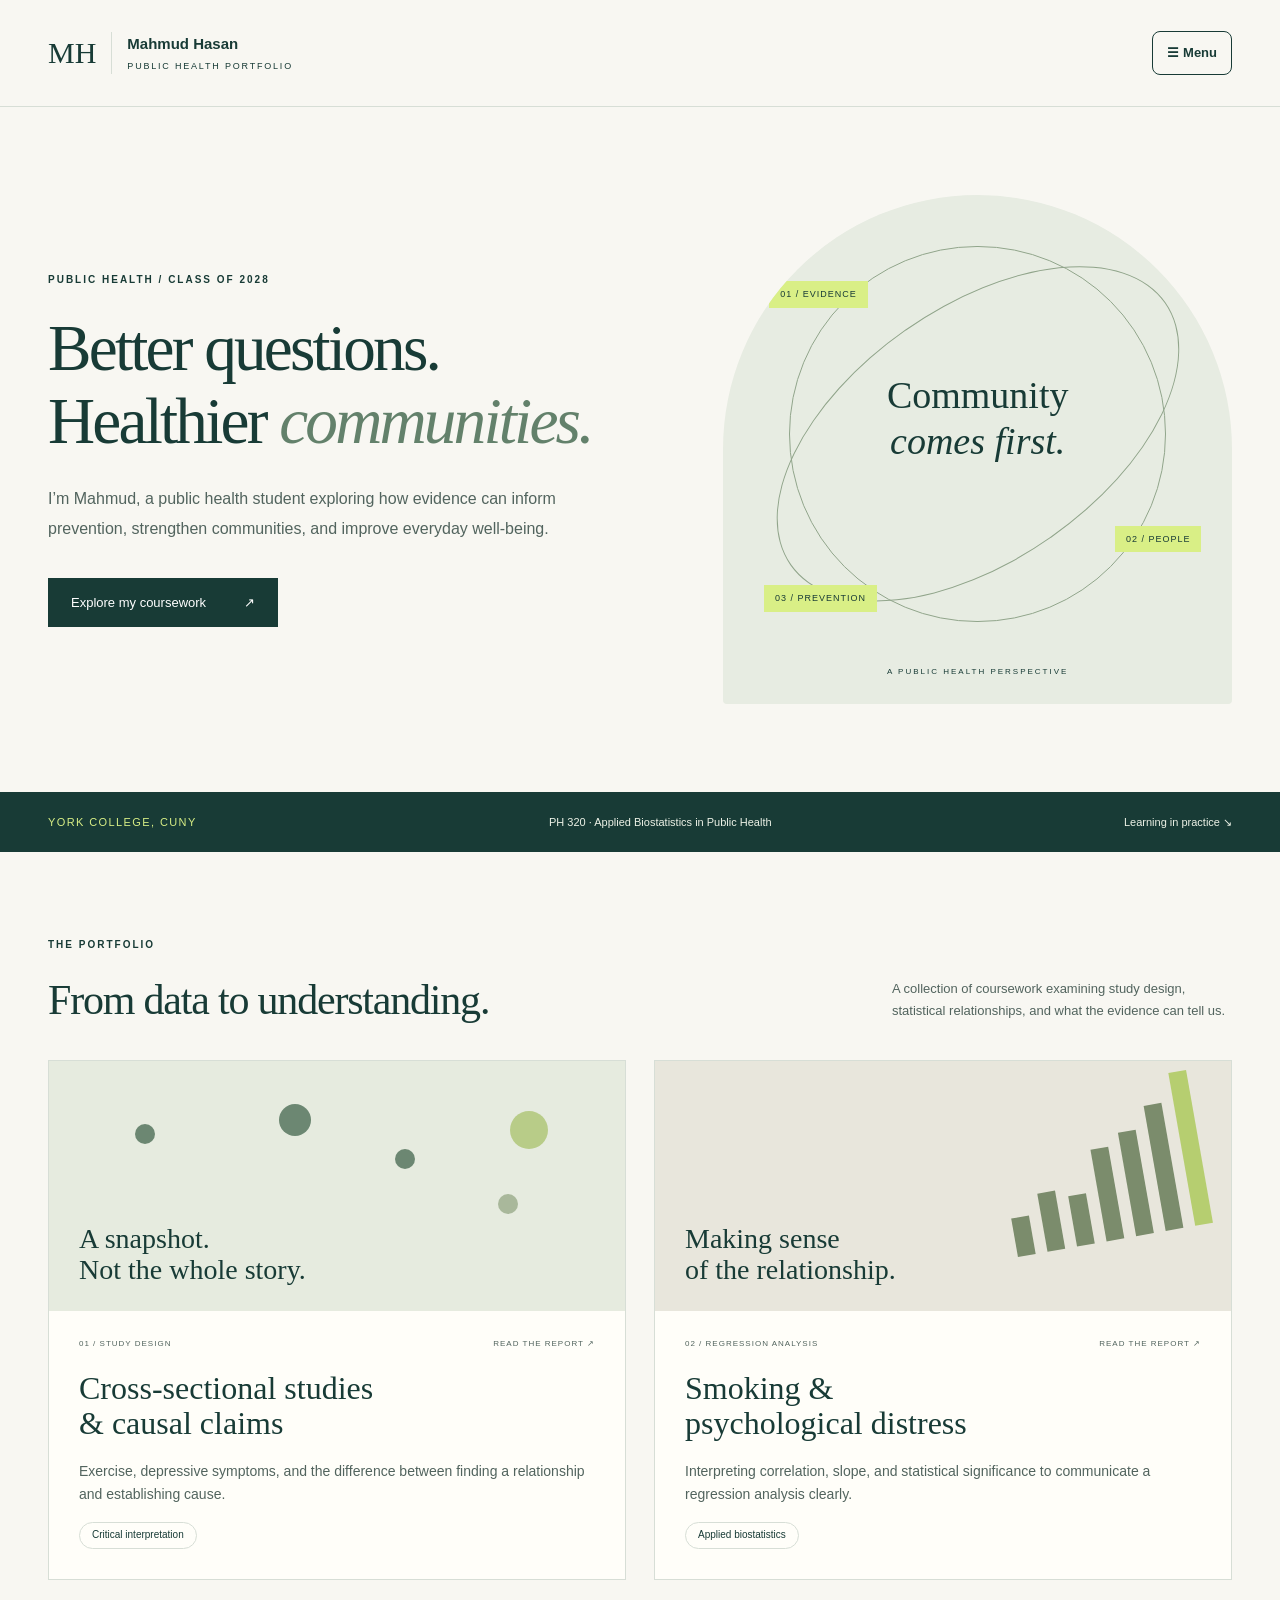
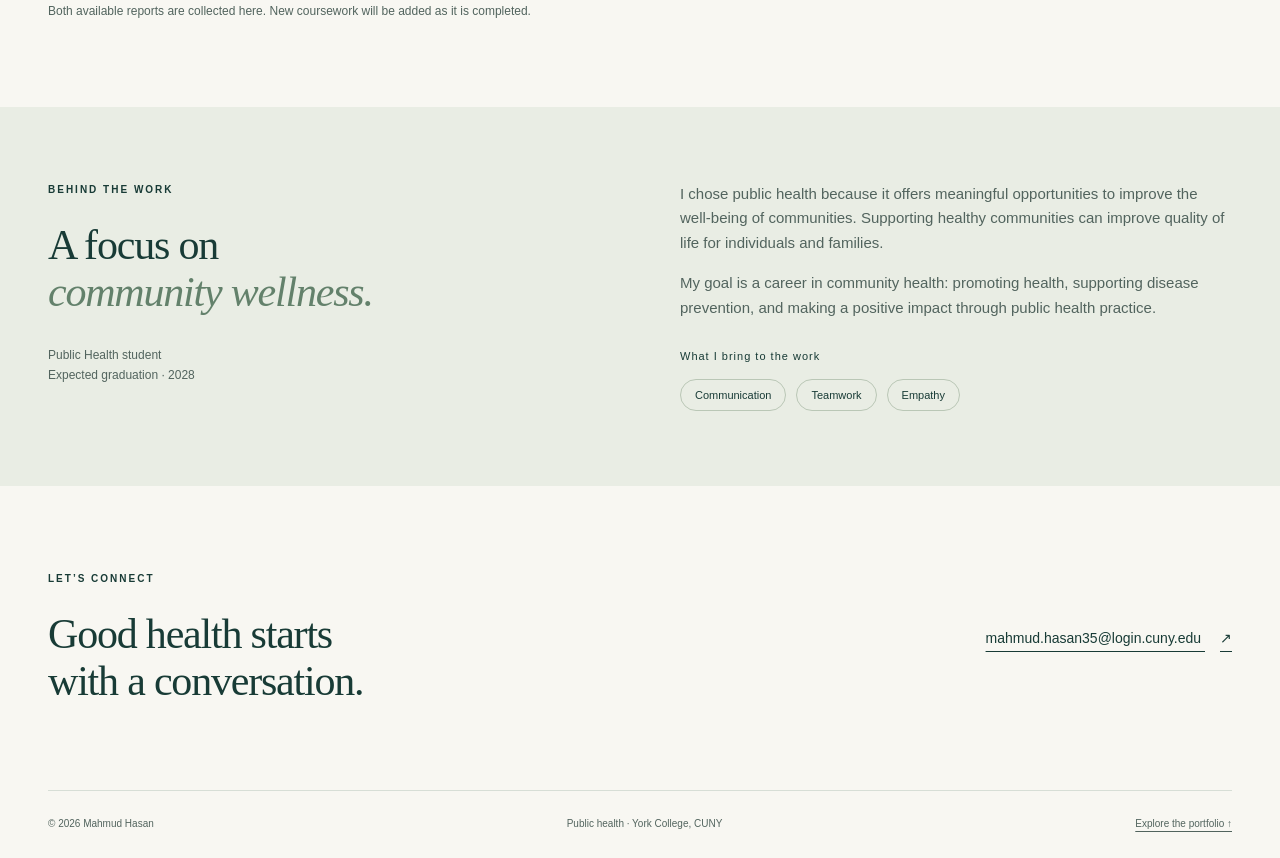
<file: index.html>
<!DOCTYPE html>
<html lang="en">
<head>
<meta charset="UTF-8">
<meta name="viewport" content="width=device-width, initial-scale=1">
<meta name="description" content="Mahmud Hasan’s public health portfolio: community wellness, applied biostatistics, and evidence-based thinking.">
<title>Public Health Portfolio | Mahmud Hasan</title>
<link rel="stylesheet" href="styles.css">
<style>
.menu-dropdown{position:relative}
.menu-dropdown summary{cursor:pointer;list-style:none;font-weight:700;padding:10px 14px;border:1px solid currentColor;border-radius:8px}
.menu-dropdown summary::-webkit-details-marker{display:none}
.menu-links{position:absolute;right:0;top:100%;z-index:100;background:#fff;color:#173b60;min-width:220px;padding:12px;border:1px solid #dce3eb;border-radius:10px;box-shadow:0 10px 28px #0002;display:flex;flex-direction:column;gap:4px}
.menu-links a{display:block;padding:9px 12px;color:#173b60;text-decoration:none}
.menu-links a:hover{background:#eef4fa;border-radius:5px}
</style>
</head>
<body>
<a class="skip" href="#main">Skip to content</a>
<header class="site-header">
<div class="wrap nav">
<a class="brand" href="index.html">MH<span>Mahmud Hasan<small>PUBLIC HEALTH PORTFOLIO</small>
</span>
</a>
<nav aria-label="Main navigation">
<details class="menu-dropdown">
<summary aria-label="Open navigation menu">☰ <span>Menu</span></summary>
<div class="menu-links">
<a href="index.html#portfolio">Coursework</a>
<a href="ttest.html">Writing Hand Challenge</a>
<a href="index.html#about">About</a>
<a href="index.html#contact">Contact ↗</a>
</div>
</details>
</nav>
</div>
</header>
<main id="main">
<section class="hero wrap">
<div>
<p class="eyebrow">PUBLIC HEALTH / CLASS OF 2028</p>
<h1>Better questions.<br>Healthier <em>communities.</em>
</h1>
<p class="intro">I’m Mahmud, a public health student exploring how evidence can inform prevention, strengthen communities, and improve everyday well-being.</p>
<a class="button" href="#portfolio">Explore my coursework <span>↗</span>
</a>
</div>
<aside class="hero-art" aria-label="Portfolio focus: evidence, people, prevention">
<div class="orbit orbit-one">
</div>
<div class="orbit orbit-two">
</div>
<div class="art-center">Community<br>
<em>comes first.</em>
</div>
<span class="art-label label-one">01 / EVIDENCE</span>
<span class="art-label label-two">02 / PEOPLE</span>
<span class="art-label label-three">03 / PREVENTION</span>
<span class="art-note">A PUBLIC HEALTH PERSPECTIVE</span>
</aside>
</section>
<div class="course-strip">
<div class="wrap">
<span>YORK COLLEGE, CUNY</span>
<span>PH 320 · Applied Biostatistics in Public Health</span>
<span>Learning in practice ↘</span>
</div>
</div>
<section id="portfolio" class="wrap section">
<div class="section-heading">
<div>
<p class="eyebrow">THE PORTFOLIO</p>
<h2>From data to understanding.</h2>
</div>
<p>A collection of coursework examining study design, statistical relationships, and what the evidence can tell us.</p>
</div>
<div class="projects">
<a class="project" href="cross.sectional.html">
<div class="project-art study-art" aria-hidden="true">
<span class="chart-dot d1">
</span>
<span class="chart-dot d2">
</span>
<span class="chart-dot d3">
</span>
<span class="chart-dot d4">
</span>
<span class="chart-dot d5">
</span>
<div class="art-caption">A snapshot.<br>Not the whole story.</div>
</div>
<div class="project-content">
<div class="project-meta">
<span>01 / STUDY DESIGN</span>
<span>READ THE REPORT ↗</span>
</div>
<h3>Cross-sectional studies<br>& causal claims</h3>
<p>Exercise, depressive symptoms, and the difference between finding a relationship and establishing cause.</p>
<span class="tag">Critical interpretation</span>
</div>
</a>
<a class="project" href="regression.html">
<div class="project-art regression-art" aria-hidden="true">
<div class="bars">
<i>
</i>
<i>
</i>
<i>
</i>
<i>
</i>
<i>
</i>
<i>
</i>
<i>
</i>
</div>
<div class="art-caption">Making sense<br>of the relationship.</div>
</div>
<div class="project-content">
<div class="project-meta">
<span>02 / REGRESSION ANALYSIS</span>
<span>READ THE REPORT ↗</span>
</div>
<h3>Smoking &<br>psychological distress</h3>
<p>Interpreting correlation, slope, and statistical significance to communicate a regression analysis clearly.</p>
<span class="tag">Applied biostatistics</span>
</div>
</a>
</div>
<p class="portfolio-note">Both available reports are collected here. New coursework will be added as it is completed.</p>
</section>
<section id="about" class="about">
<div class="wrap about-grid">
<div>
<p class="eyebrow">BEHIND THE WORK</p>
<h2>A focus on<br>
<em>community wellness.</em>
</h2>
<p class="education">Public Health student<br>Expected graduation · 2028</p>
</div>
<div>
<p>I chose public health because it offers meaningful opportunities to improve the well-being of communities. Supporting healthy communities can improve quality of life for individuals and families.</p>
<p>My goal is a career in community health: promoting health, supporting disease prevention, and making a positive impact through public health practice.</p>
<h3 class="skills-heading">What I bring to the work</h3>
<ul class="skills">
<li>Communication</li>
<li>Teamwork</li>
<li>Empathy</li>
</ul>
</div>
</div>
</section>
<section id="contact" class="wrap contact section">
<div>
<p class="eyebrow">LET’S CONNECT</p>
<h2>Good health starts<br>with a conversation.</h2>
</div>
<a class="contact-link" href="mailto:mahmud.hasan35@login.cuny.edu">mahmud.hasan35@login.cuny.edu <span>↗</span>
</a>
</section>
</main>
<footer class="site-footer wrap">
<span>© 2026 Mahmud Hasan</span>
<span>Public health · York College, CUNY</span>
<a href="index.html#portfolio">Explore the portfolio ↑</a>
</footer>
</body>
</html>
</file>
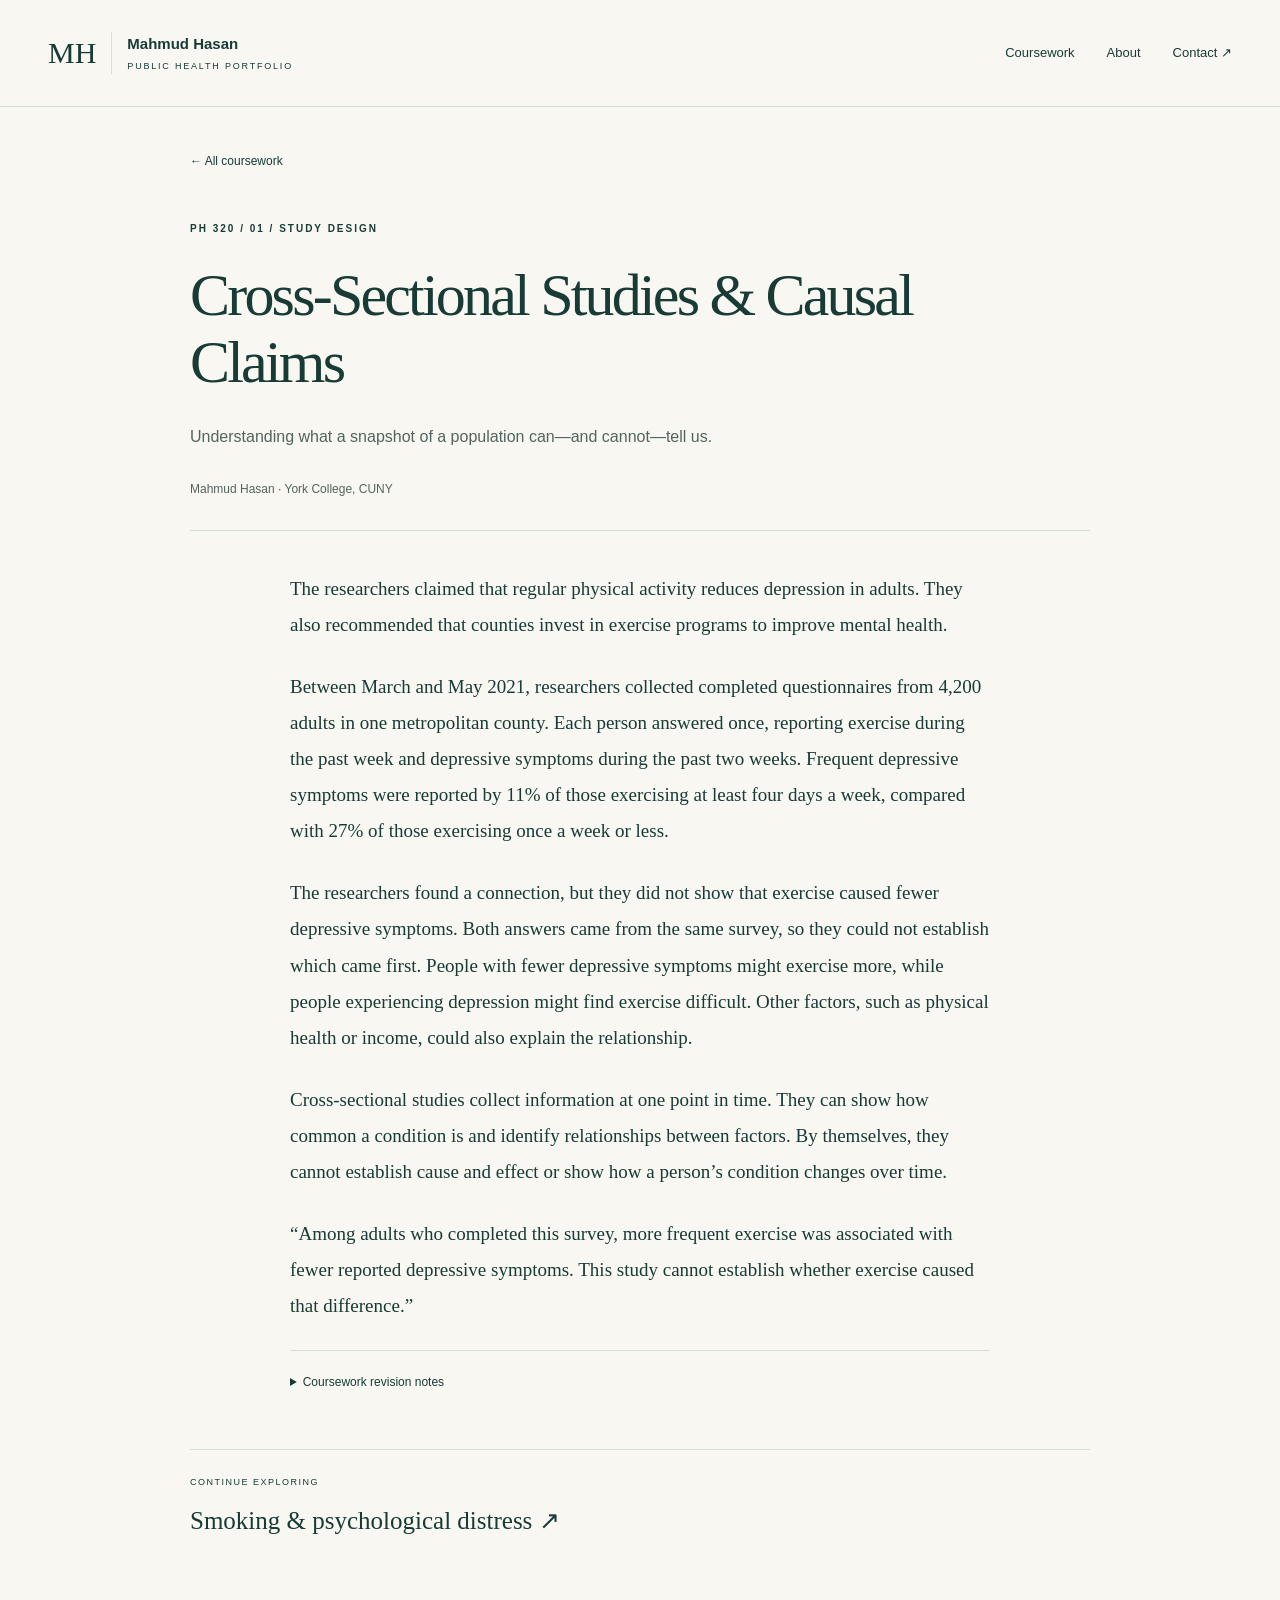
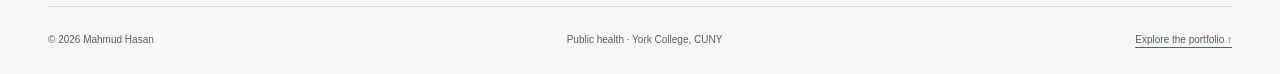
<file: cross.sectional.html>
<!DOCTYPE html>
<html lang="en">
<head>
<meta charset="UTF-8">
<meta name="viewport" content="width=device-width, initial-scale=1">
<meta name="description" content="Mahmud Hasan’s public health portfolio: community wellness, applied biostatistics, and evidence-based thinking.">
<title>Cross-Sectional Studies & Causal Claims | Mahmud Hasan</title>
<link rel="stylesheet" href="styles.css">
</head>
<body>
<a class="skip" href="#main">Skip to content</a>
<header class="site-header">
<div class="wrap nav">
<a class="brand" href="index.html">MH<span>Mahmud Hasan<small>PUBLIC HEALTH PORTFOLIO</small>
</span>
</a>
<nav aria-label="Main navigation">
<a href="index.html#portfolio">Coursework</a>
<a href="index.html#about">About</a>
<a href="index.html#contact">Contact ↗</a>
</nav>
</div>
</header>
<main id="main" class="article wrap">
<a class="back" href="index.html#portfolio">← All coursework</a>
<div class="article-heading">
<p class="eyebrow">PH 320 / 01 / STUDY DESIGN</p>
<h1>Cross-Sectional Studies & Causal Claims</h1>
<p class="intro">Understanding what a snapshot of a population can—and cannot—tell us.</p>
<p class="byline">Mahmud Hasan · York College, CUNY</p>
</div>
<article class="prose">

        <p>The researchers claimed that regular physical activity reduces depression in adults. They also recommended that counties invest in exercise programs to improve mental health.</p>

        <p>Between March and May 2021, researchers collected completed questionnaires from 4,200 adults in one metropolitan county. Each person answered once, reporting exercise during the past week and depressive symptoms during the past two weeks. Frequent depressive symptoms were reported by 11% of those exercising at least four days a week, compared with 27% of those exercising once a week or less.</p>

        <p>The researchers found a connection, but they did not show that exercise caused fewer depressive symptoms. Both answers came from the same survey, so they could not establish which came first. People with fewer depressive symptoms might exercise more, while people experiencing depression might find exercise difficult. Other factors, such as physical health or income, could also explain the relationship.</p>

        <p>Cross-sectional studies collect information at one point in time. They can show how common a condition is and identify relationships between factors. By themselves, they cannot establish cause and effect or show how a person’s condition changes over time.</p>

        <p>“Among adults who completed this survey, more frequent exercise was associated with fewer reported depressive symptoms. This study cannot establish whether exercise caused that difference.”</p>

        <details>
<summary>Coursework revision notes</summary>
<p>
<strong>Sentences changed by more than a word or two:</strong>
</p>
            <p>Original: "The researchers claimed that regular physical activity reduces depression in adults. They also recommended that counties invest in exercise programs to improve mental health.Between March and May 2021, researchers collected completed questionnaires from 4,200 adults in one metropolitan county."</p>
            <p>Changed to: "The researchers claimed that regular physical activity reduces depression in adults. They also recommended that counties invest in exercise programs to improve mental health." and "Between March and May 2021, researchers collected completed questionnaires from 4,200 adults in one metropolitan county."</p>
        </details>
</article>
<a class="next-report" href="regression.html">
<span>CONTINUE EXPLORING</span>
<strong>Smoking & psychological distress ↗</strong>
</a>
</main>
<footer class="site-footer wrap">
<span>© 2026 Mahmud Hasan</span>
<span>Public health · York College, CUNY</span>
<a href="index.html#portfolio">Explore the portfolio ↑</a>
</footer>
</body>
</html>
</file>
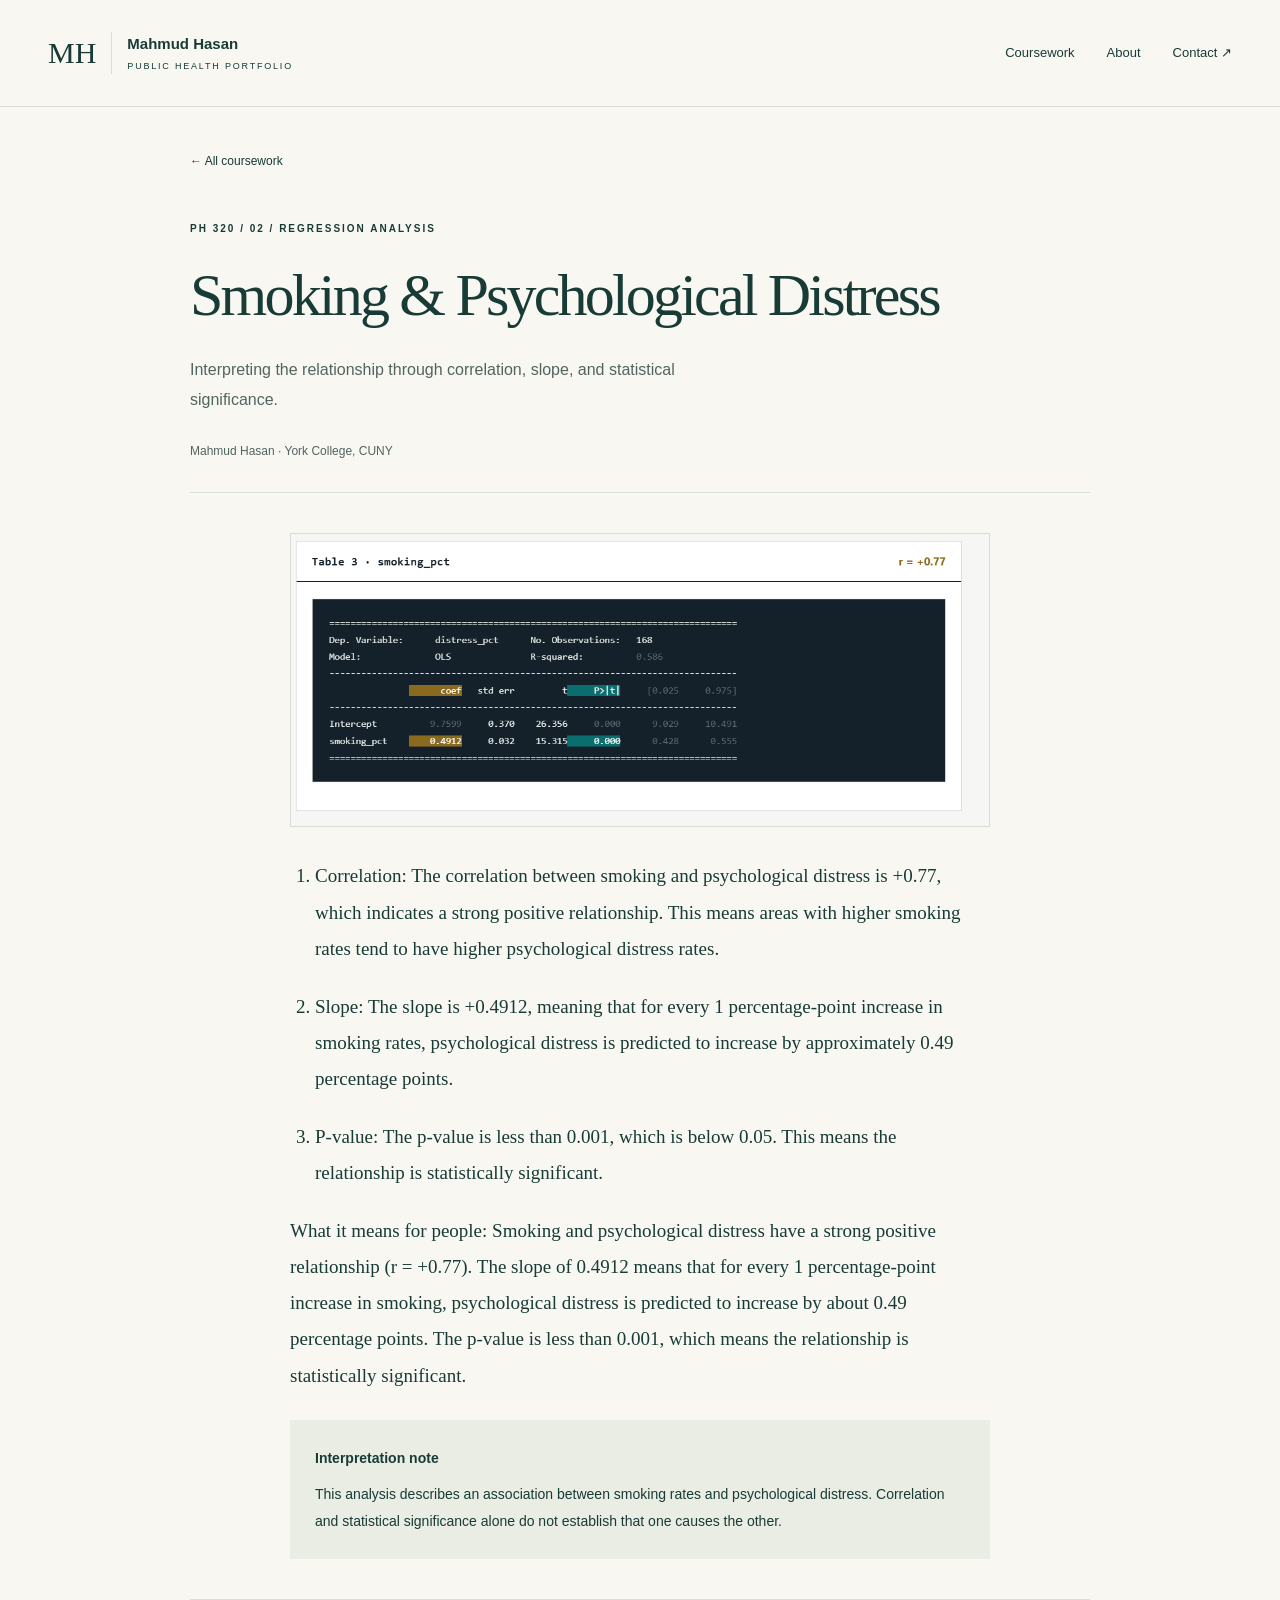
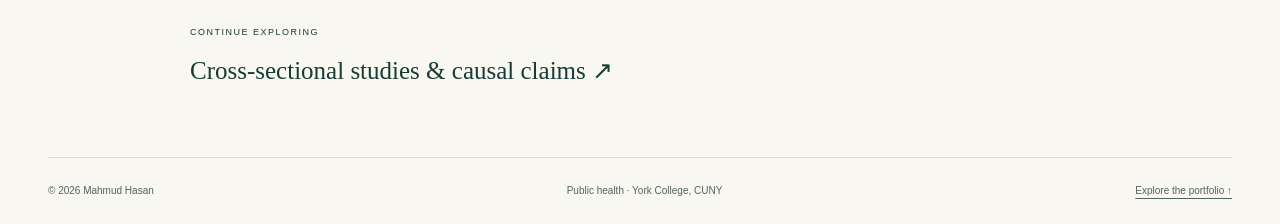
<file: regression.html>
<!DOCTYPE html>
<html lang="en">
<head>
<meta charset="UTF-8">
<meta name="viewport" content="width=device-width, initial-scale=1">
<meta name="description" content="Mahmud Hasan’s public health portfolio: community wellness, applied biostatistics, and evidence-based thinking.">
<title>Smoking & Psychological Distress | Mahmud Hasan</title>
<link rel="stylesheet" href="styles.css">
</head>
<body>
<a class="skip" href="#main">Skip to content</a>
<header class="site-header">
<div class="wrap nav">
<a class="brand" href="index.html">MH<span>Mahmud Hasan<small>PUBLIC HEALTH PORTFOLIO</small>
</span>
</a>
<nav aria-label="Main navigation">
<a href="index.html#portfolio">Coursework</a>
<a href="index.html#about">About</a>
<a href="index.html#contact">Contact ↗</a>
</nav>
</div>
</header>
<main id="main" class="article wrap">
<a class="back" href="index.html#portfolio">← All coursework</a>
<div class="article-heading">
<p class="eyebrow">PH 320 / 02 / REGRESSION ANALYSIS</p>
<h1>Smoking & Psychological Distress</h1>
<p class="intro">Interpreting the relationship through correlation, slope, and statistical significance.</p>
<p class="byline">Mahmud Hasan · York College, CUNY</p>
</div>
<article class="prose">

        <img src="table.png" alt="Regression output table supporting the smoking and psychological distress analysis">

        <ol>
            <li>Correlation: The correlation between smoking and psychological distress is +0.77, which indicates a strong positive relationship. This means areas with higher smoking rates tend to have higher psychological distress rates.</li>
            <li>Slope: The slope is +0.4912, meaning that for every 1 percentage-point increase in smoking rates, psychological distress is predicted to increase by approximately 0.49 percentage points.</li>
            <li>P-value: The p-value is less than 0.001, which is below 0.05. This means the relationship is statistically significant.</li>
        </ol>

        <p>What it means for people: Smoking and psychological distress have a strong positive relationship (r = +0.77). The slope of 0.4912 means that for every 1 percentage-point increase in smoking, psychological distress is predicted to increase by about 0.49 percentage points. The p-value is less than 0.001, which means the relationship is statistically significant.</p>

        <aside class="reading-note">
<strong>Interpretation note</strong>
<p>This analysis describes an association between smoking rates and psychological distress. Correlation and statistical significance alone do not establish that one causes the other.</p>
</aside>
</article>
<a class="next-report" href="cross.sectional.html">
<span>CONTINUE EXPLORING</span>
<strong>Cross-sectional studies & causal claims ↗</strong>
</a>
</main>
<footer class="site-footer wrap">
<span>© 2026 Mahmud Hasan</span>
<span>Public health · York College, CUNY</span>
<a href="index.html#portfolio">Explore the portfolio ↑</a>
</footer>
</body>
</html>
</file>
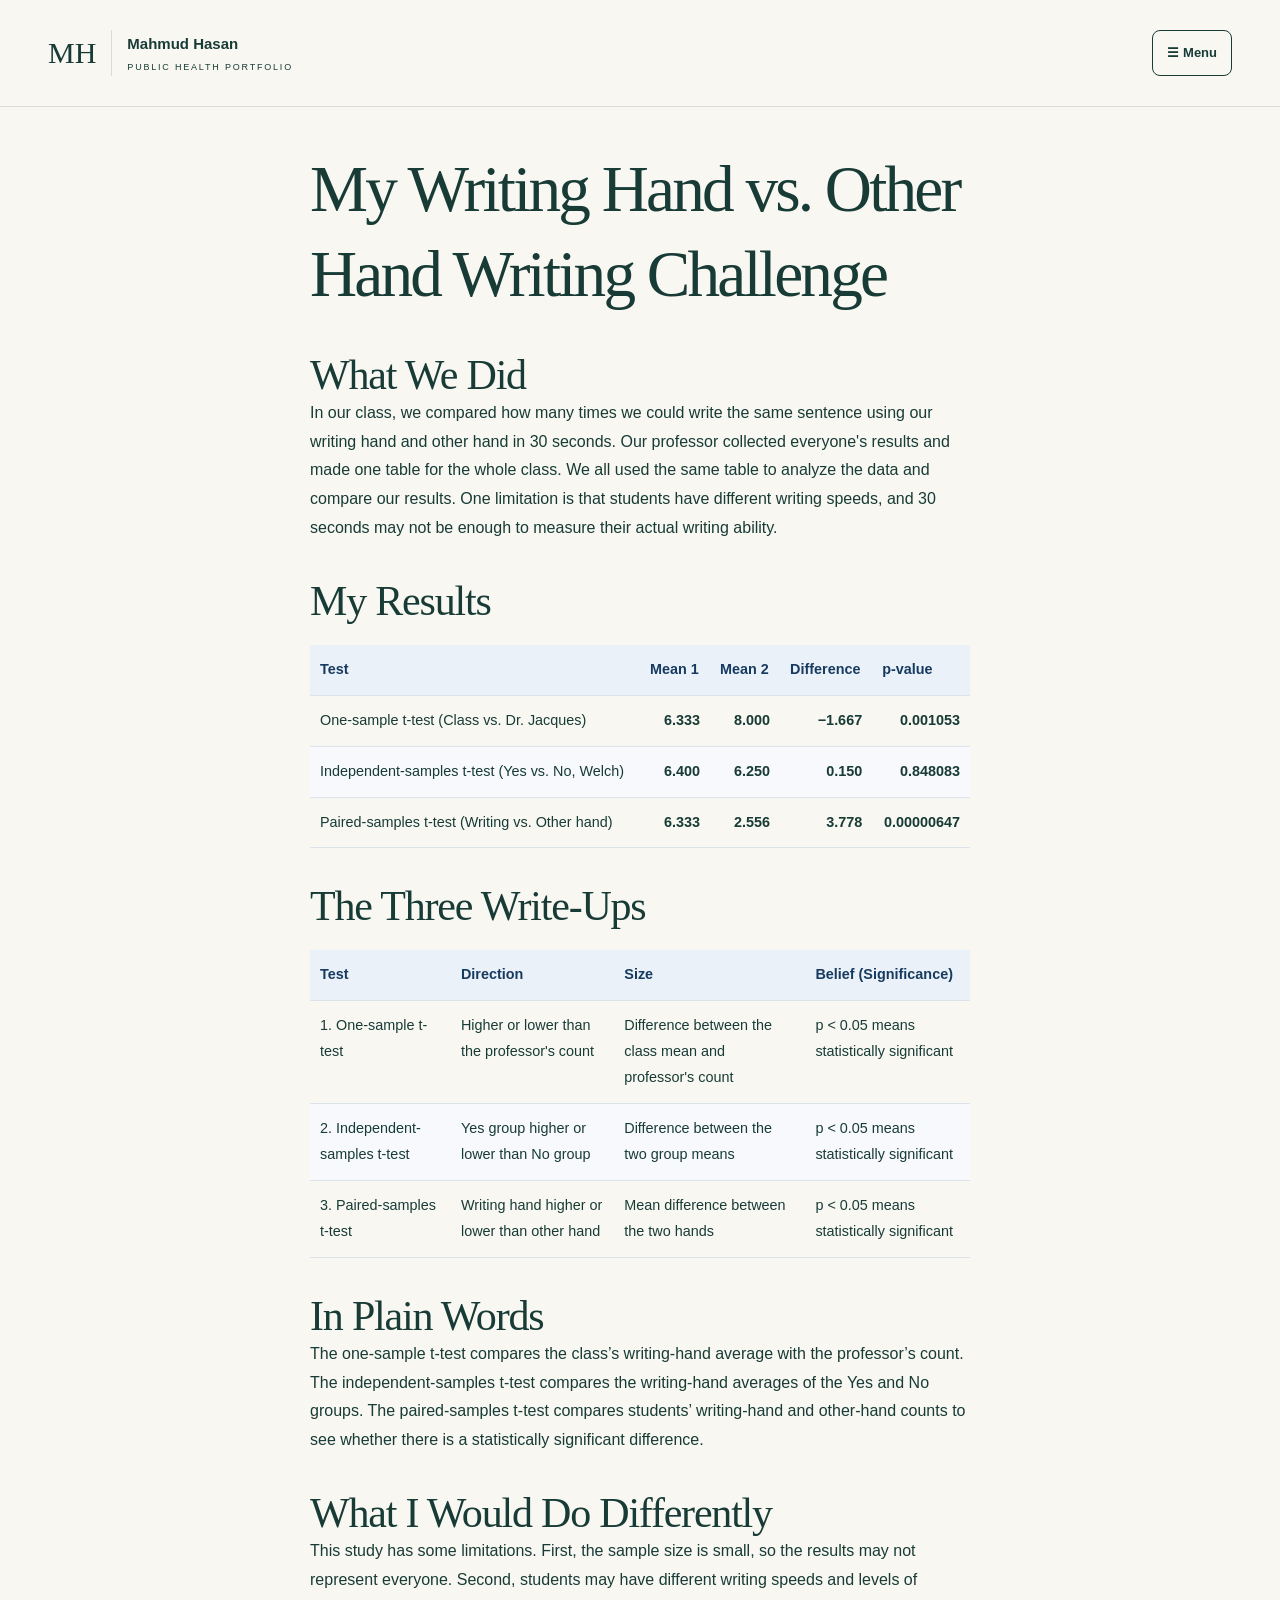
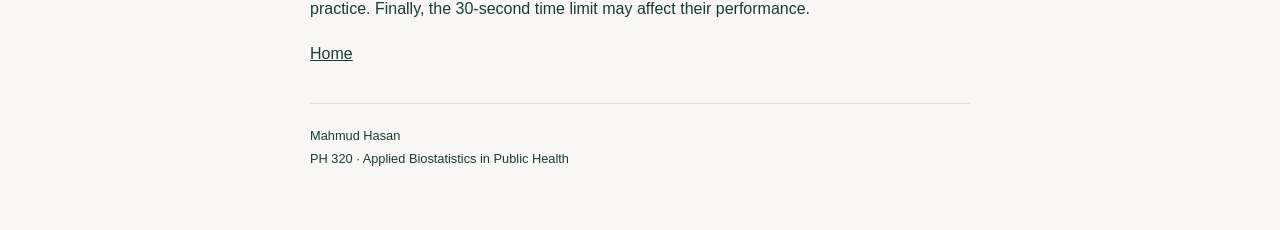
<file: ttest.html>
<!DOCTYPE html>
<html lang="en">
<head>
<meta charset="UTF-8">
<meta name="viewport" content="width=device-width, initial-scale=1">
<title>My Writing Hand vs. Other Hand Writing Challenge | Mahmud Hasan</title>
<link rel="stylesheet" href="styles.css">
<style>
body{line-height:1.8}
.study-container{max-width:700px;margin:40px auto;padding:0 20px}
.study-container h1{line-height:1.3}
.study-container h2{margin-top:35px}
.table-scroll{overflow-x:auto;margin:20px 0}
.study-container table{border-collapse:collapse;width:100%;min-width:570px;font-size:.9rem}
.study-container th,.study-container td{padding:12px 10px;border-bottom:1px solid #dce3eb;text-align:left;vertical-align:top}
.study-container th{background:#eaf1f8;color:#173b60}
.study-container tbody tr:nth-child(even){background:#f7f9fc}
.study-container .results td:not(:first-child){white-space:nowrap;text-align:right}
.study-container footer{margin-top:35px;border-top:1px solid #ddd;padding:20px 0;font-size:.8rem}
.menu-dropdown{position:relative}
.menu-dropdown summary{cursor:pointer;list-style:none;font-weight:700;padding:10px 14px;border:1px solid currentColor;border-radius:8px}
.menu-dropdown summary::-webkit-details-marker{display:none}
.menu-links{position:absolute;right:0;top:100%;z-index:100;background:#fff;color:#173b60;min-width:220px;padding:12px;border:1px solid #dce3eb;border-radius:10px;box-shadow:0 10px 28px #0002;display:flex;flex-direction:column;gap:4px}
.menu-links a{display:block;padding:9px 12px;color:#173b60;text-decoration:none}
</style>
</head>
<body>
<header class="site-header"><div class="wrap nav">
<a class="brand" href="index.html">MH<span>Mahmud Hasan<small>PUBLIC HEALTH PORTFOLIO</small></span></a>
<nav aria-label="Main navigation">
<details class="menu-dropdown">
<summary aria-label="Open navigation menu">☰ <span>Menu</span></summary>
<div class="menu-links">
<a href="index.html#portfolio">Coursework</a>
<a href="ttest.html">Writing Hand Challenge</a>
<a href="index.html#about">About</a>
<a href="index.html#contact">Contact ↗</a>
</div>
</details>
</nav>
</div></header>
<main class="study-container">
<h1>My Writing Hand vs. Other Hand Writing Challenge</h1>
<section><h2>What We Did</h2>
<p>In our class, we compared how many times we could write the same sentence using our writing hand and other hand in 30 seconds. Our professor collected everyone's results and made one table for the whole class. We all used the same table to analyze the data and compare our results. One limitation is that students have different writing speeds, and 30 seconds may not be enough to measure their actual writing ability.</p></section>
<section><h2>My Results</h2><div class="table-scroll"><table class="results">
<thead><tr><th>Test</th><th>Mean 1</th><th>Mean 2</th><th>Difference</th><th>p-value</th></tr></thead>
<tbody>
<tr><td>One-sample t-test (Class vs. Dr. Jacques)</td><td><strong>6.333</strong></td><td><strong>8.000</strong></td><td><strong>−1.667</strong></td><td><strong>0.001053</strong></td></tr>
<tr><td>Independent-samples t-test (Yes vs. No, Welch)</td><td><strong>6.400</strong></td><td><strong>6.250</strong></td><td><strong>0.150</strong></td><td><strong>0.848083</strong></td></tr>
<tr><td>Paired-samples t-test (Writing vs. Other hand)</td><td><strong>6.333</strong></td><td><strong>2.556</strong></td><td><strong>3.778</strong></td><td><strong>0.00000647</strong></td></tr>
</tbody></table></div></section>
<section><h2>The Three Write-Ups</h2><div class="table-scroll"><table>
<thead><tr><th>Test</th><th>Direction</th><th>Size</th><th>Belief (Significance)</th></tr></thead>
<tbody>
<tr><td>1. One-sample t-test</td><td>Higher or lower than the professor's count</td><td>Difference between the class mean and professor's count</td><td>p &lt; 0.05 means statistically significant</td></tr>
<tr><td>2. Independent-samples t-test</td><td>Yes group higher or lower than No group</td><td>Difference between the two group means</td><td>p &lt; 0.05 means statistically significant</td></tr>
<tr><td>3. Paired-samples t-test</td><td>Writing hand higher or lower than other hand</td><td>Mean difference between the two hands</td><td>p &lt; 0.05 means statistically significant</td></tr>
</tbody></table></div></section>
<section><h2>In Plain Words</h2><p>The one-sample t-test compares the class’s writing-hand average with the professor’s count. The independent-samples t-test compares the writing-hand averages of the Yes and No groups. The paired-samples t-test compares students’ writing-hand and other-hand counts to see whether there is a statistically significant difference.</p></section>
<section><h2>What I Would Do Differently</h2><p>This study has some limitations. First, the sample size is small, so the results may not represent everyone. Second, students may have different writing speeds and levels of practice. Finally, the 30-second time limit may affect their performance.</p></section>
<a href="index.html">Home</a>
<footer>Mahmud Hasan<br>PH 320 · Applied Biostatistics in Public Health</footer>
</main>
</body>
</html>
</file>
<file: styles.css>
:root{--paper:#f8f7f2;--ink:#183b36;--muted:#52645e;--line:#d7ded6;--accent:#d9ef86;--serif:Georgia,'Times New Roman',serif}
*{box-sizing:border-box}
html{scroll-behavior:smooth;scroll-padding-top:30px}
body{margin:0;background:var(--paper);color:var(--ink);font-family:Arial,Helvetica,sans-serif;line-height:1.65}
a{color:inherit}
a:focus-visible,summary:focus-visible{outline:3px solid #628a22;outline-offset:6px}
a:hover{text-decoration-thickness:2px}
.wrap{max-width:1200px;width:calc(100% - 96px);margin:auto}
.site-header{border-bottom:1px solid var(--line)}
.nav{min-height:106px;display:flex;align-items:center;justify-content:space-between;gap:25px}
.brand{display:flex;align-items:center;gap:15px;font-family:var(--serif);font-size:30px;text-decoration:none}
.brand>span{border-left:1px solid var(--line);padding-left:15px;font-family:Arial,sans-serif;font-size:15px;font-weight:600}
.brand small{display:block;font-size:9px;letter-spacing:1.8px;font-weight:400;margin-top:2px}
nav{display:flex;gap:32px;font-size:13px}
nav a{text-decoration:none}
.skip{position:absolute;left:15px;top:-100px;background:var(--ink);color:white;padding:12px;z-index:5}
.skip:focus{top:10px}
.hero{display:grid;grid-template-columns:1.2fr 1fr;gap:65px;align-items:center;padding-top:88px;padding-bottom:88px}
.eyebrow{font-size:10px;letter-spacing:2px;font-weight:700;margin:0 0 24px}
h1,h2,h3,p{margin-top:0}
h1,h2,h3{font-family:var(--serif);font-weight:400;line-height:1.12}
h1{font-size:clamp(44px,5.1vw,70px);letter-spacing:-2.8px;margin-bottom:26px}
em{font-weight:400;color:#63816b}
.intro{max-width:530px;color:var(--muted);font-size:16px;line-height:1.85}
.button{display:inline-flex;align-items:center;gap:38px;background:var(--ink);color:white;padding:14px 23px;text-decoration:none;font-size:13px;margin-top:18px}
.button:hover{background:#2e5548}
.hero-art{position:relative;aspect-ratio:1;background:#e7ece2;overflow:hidden;border-radius:50% 50% 4px 4px}
.orbit{position:absolute;width:74%;height:74%;border:1px solid #91a58b;border-radius:50%;left:13%;top:10%}
.orbit-two{transform:rotate(55deg);width:50%;left:25%;height:90%;top:2%}
.art-center{position:absolute;inset:35% 0 auto;text-align:center;font-family:var(--serif);font-size:38px;line-height:1.2;z-index:1}
.art-center em{color:var(--ink)}
.art-label{position:absolute;background:var(--accent);padding:6px 11px;font-size:9px;letter-spacing:1px;z-index:2}
.label-one{top:17%;left:9%}
.label-two{top:65%;right:6%}
.label-three{bottom:18%;left:8%}
.art-note{position:absolute;bottom:5%;width:100%;text-align:center;font-size:8px;letter-spacing:2px}
.course-strip{background:var(--ink);color:#edf2e7}
.course-strip .wrap{display:flex;justify-content:space-between;gap:20px;padding:21px 0;font-size:11px}
.course-strip span:first-child{letter-spacing:1.4px;color:var(--accent)}
.section{padding-top:85px;padding-bottom:85px}
.section-heading{display:flex;justify-content:space-between;gap:70px;align-items:end;margin-bottom:36px}
h2{font-size:42px;letter-spacing:-1.2px;margin-bottom:0}
.section-heading>p{max-width:340px;font-size:13px;color:var(--muted);margin-bottom:3px}
.projects{display:grid;grid-template-columns:1fr 1fr;gap:28px}
.project{display:block;border:1px solid var(--line);text-decoration:none;background:#fffef9;transition:transform .2s}
.project:hover{transform:translateY(-5px)}
.project-art{height:250px;position:relative;overflow:hidden}
.study-art{background:#e6ebdf}
.regression-art{background:#e8e6dc}
.art-caption{position:absolute;left:30px;bottom:26px;font-size:28px;line-height:1.1;font-family:var(--serif)}
.chart-dot{position:absolute;width:20px;height:20px;border-radius:50%;background:#6c8772}
.d1{top:25%;left:15%}
.d2{top:17%;left:40%;width:32px;height:32px}
.d3{top:35%;left:60%}
.d4{top:20%;left:80%;width:38px;height:38px;background:#b8cc88}
.d5{top:53%;left:78%;background:#a9b89b}
.bars{display:flex;align-items:end;gap:12px;height:155px;position:absolute;right:30px;top:25px;transform:rotate(-10deg)}
.bars i{display:block;width:18px;background:#7b8c6c;height:25%}
.bars i:nth-child(2){height:38%}
.bars i:nth-child(3){height:33%}
.bars i:nth-child(4){height:60%}
.bars i:nth-child(5){height:68%}
.bars i:nth-child(6){height:82%}
.bars i:nth-child(7){height:100%;background:#b6ce70}
.project-content{padding:26px 30px 30px}
.project-meta{display:flex;justify-content:space-between;gap:10px;font-size:8px;letter-spacing:1px;color:var(--muted);margin-bottom:20px}
.project h3{font-size:32px;margin-bottom:18px}
.project p{color:var(--muted);font-size:14px}
.tag{display:inline-block;border:1px solid var(--line);border-radius:20px;padding:4px 12px;font-size:10px}
.portfolio-note{font-size:12px;color:var(--muted);margin:22px 0 0}
.about{background:#e9ede4;padding:75px 0}
.about-grid{display:grid;grid-template-columns:1fr 1fr;gap:80px}
.about-grid>div>p:not(.eyebrow):not(.education){font-size:15px;color:var(--muted)}
.education{font-size:12px;margin-top:30px;color:var(--muted)}
.skills-heading{font-family:Arial,sans-serif;font-size:11px;letter-spacing:1px;margin:30px 0 16px}
.skills{display:flex;flex-wrap:wrap;list-style:none;gap:10px;padding:0;margin:0}
.skills li{font-size:11px;border:1px solid #bac7b6;border-radius:20px;padding:6px 14px}
.contact{display:flex;justify-content:space-between;align-items:center;gap:30px}
.contact-link{font-size:14px;text-underline-offset:8px;overflow-wrap:anywhere}
.contact-link span{margin-left:15px}
.site-footer{display:flex;justify-content:space-between;gap:20px;border-top:1px solid var(--line);padding-top:25px;padding-bottom:25px;font-size:10px;color:var(--muted)}
.site-footer a{text-underline-offset:4px}
.article{max-width:900px;padding-top:40px;padding-bottom:65px}
.back{font-size:12px;text-decoration:none}
.article-heading{padding:48px 0 30px;border-bottom:1px solid var(--line)}
.article-heading h1{font-size:clamp(38px,5vw,60px);max-width:780px}
.byline{font-size:12px;color:var(--muted);margin:28px 0 0}
.prose{max-width:700px;margin:40px auto;font-family:var(--serif);font-size:19px;line-height:1.9}
.prose p{margin-bottom:26px}
.prose img{width:100%;height:auto;border:1px solid var(--line);background:white}
.prose li{margin-bottom:22px}
.prose ol{padding-left:25px}
.prose details{font-family:Arial,sans-serif;font-size:12px;border-top:1px solid var(--line);padding-top:20px;overflow-wrap:anywhere}
.prose summary{cursor:pointer;margin-bottom:15px}
.reading-note{background:#e9ede4;padding:25px;font-family:Arial,sans-serif;font-size:14px}
.reading-note p{margin:10px 0 0}
.next-report{display:block;border-top:1px solid var(--line);padding-top:25px;text-decoration:none}
.next-report span{display:block;font-size:9px;letter-spacing:1.5px;margin-bottom:10px}
.next-report strong{font-family:var(--serif);font-size:25px;font-weight:400}
@media(max-width:800px){.wrap{width:calc(100% - 40px)}
.hero{gap:30px;padding:50px 0}
.hero-art{aspect-ratio: .9}
.art-center{font-size:26px}
h1{letter-spacing:-1.6px}
.section-heading{gap:25px}
h2{font-size:34px}
.about-grid{gap:35px}
.contact{align-items:start;flex-direction:column}
.project-content{padding:22px}
.project-meta{flex-direction:column}
.course-strip span:last-child{display:none}
}
@media(max-width:560px){.nav{min-height:100px;flex-wrap:wrap;padding:18px 0;gap:15px}
.brand{font-size:25px}
nav{width:100%;gap:25px;font-size:12px}
.hero{grid-template-columns:1fr}
.hero-art{aspect-ratio:1.25;max-width:360px;width:100%;margin:auto}
.art-center{font-size:34px}
.course-strip .wrap{flex-direction:column;gap:5px}
.section{padding-top:55px;padding-bottom:55px}
.section-heading{display:block}
.section-heading>p{margin-top:22px}
.projects{grid-template-columns:1fr}
.project-meta{flex-direction:row}
.project-art{height:220px}
.about-grid{grid-template-columns:1fr;gap:20px}
.about{padding:50px 0}
.site-footer{flex-wrap:wrap}
.article-heading{padding-top:35px}
.prose{font-size:17px}
.article-heading h1{letter-spacing:-1.3px}
.contact-link{font-size:13px}
}
@media(prefers-reduced-motion:reduce){html{scroll-behavior:auto}
.project{transition:none}
}
</file>
